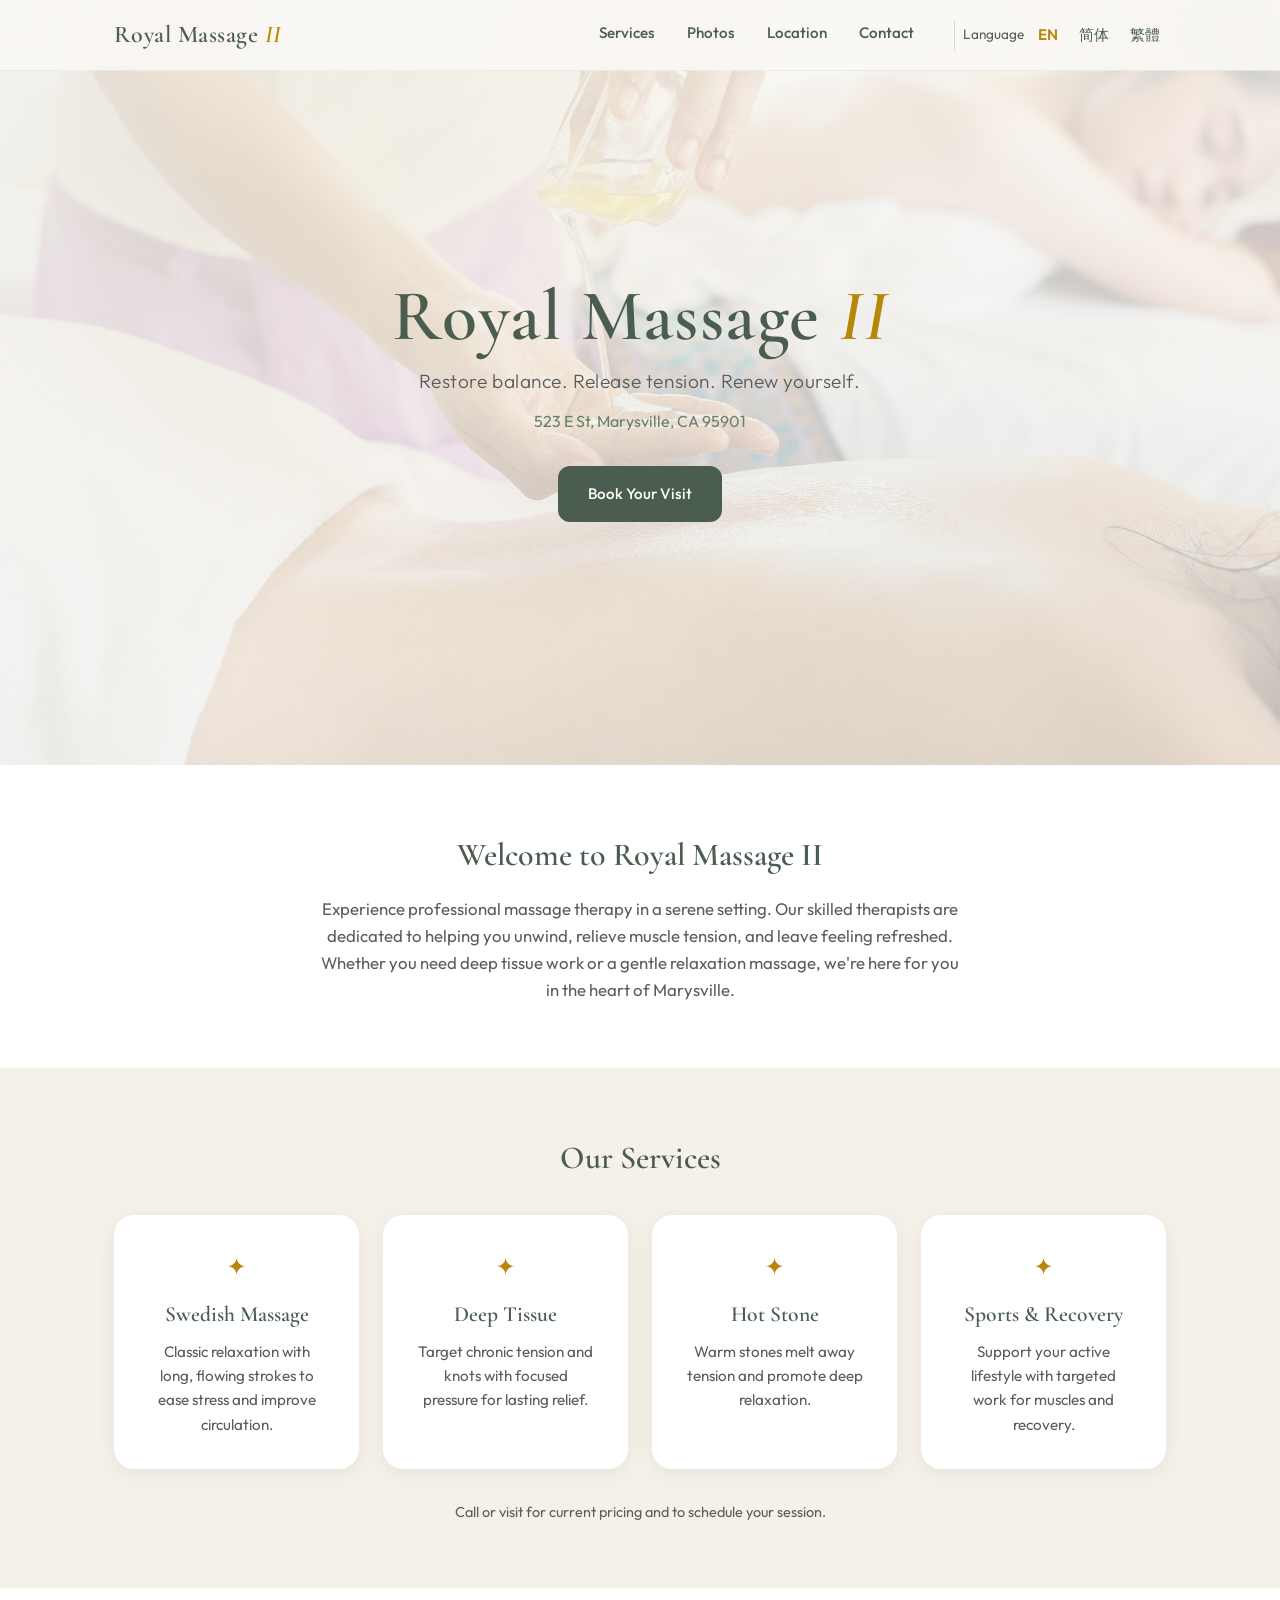
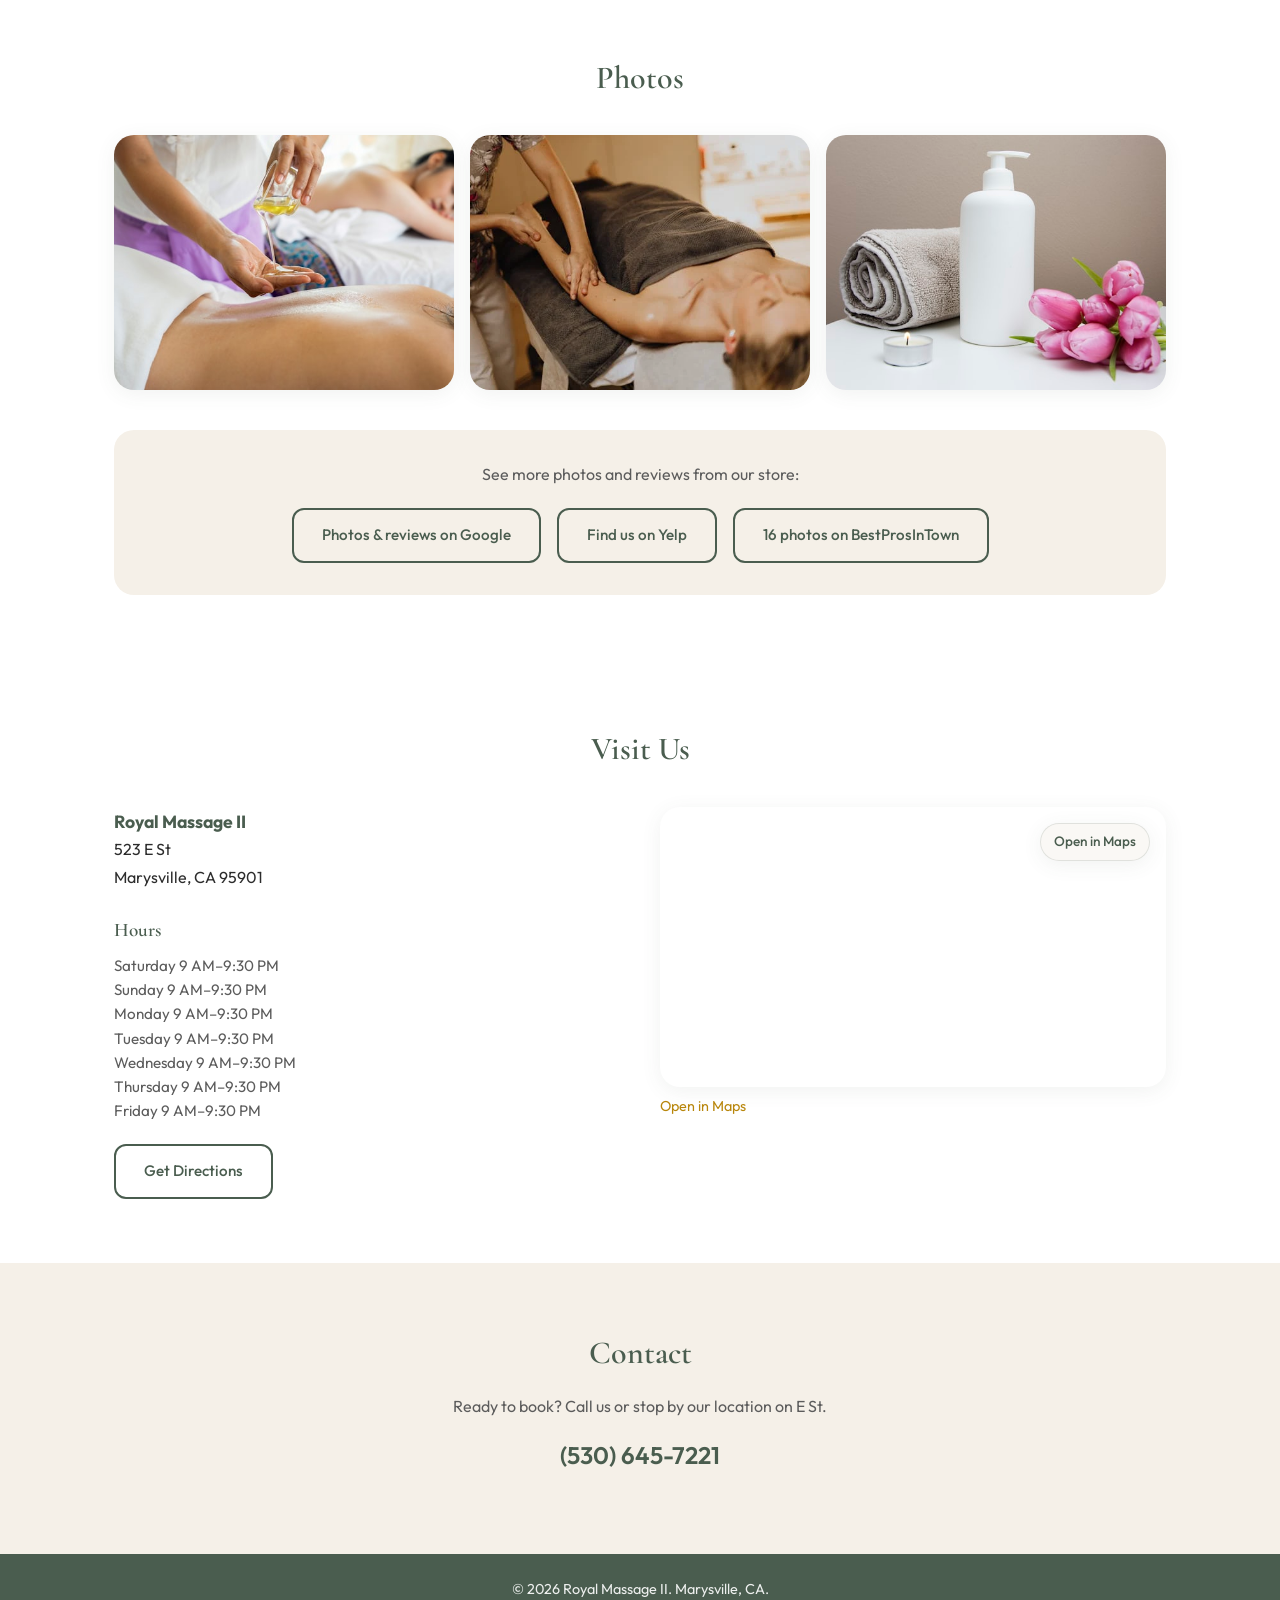
<file: index.html>
<!DOCTYPE html>
<html lang="en" id="html-lang">
<head>
  <meta charset="UTF-8" />
  <meta name="viewport" content="width=device-width, initial-scale=1.0" />
  <title>Royal Massage II | Marysville, CA</title>
  <meta name="description" content="Professional massage therapy in Marysville, CA. Swedish, deep tissue, hot stone &amp; sports massage at Royal Massage II, 523 E St. Book (530) 645-7221." />
  <meta name="keywords" content="massage Marysville CA, Royal Massage II, Swedish massage, deep tissue, hot stone massage, 523 E St, Yuba County" />
  <link rel="canonical" href="https://royalmassageii.com/" />
  <!-- Open Graph / Facebook -->
  <meta property="og:type" content="website" />
  <meta property="og:title" content="Royal Massage II | Marysville, CA" />
  <meta property="og:description" content="Professional massage therapy in Marysville, CA. Swedish, deep tissue, hot stone &amp; sports massage. Book (530) 645-7221." />
  <meta property="og:url" content="https://royalmassageii.com/" />
  <meta property="og:image" content="https://royalmassageii.com/images/hero.jpg" />
  <meta property="og:locale" content="en_US" />
  <!-- Twitter Card -->
  <meta name="twitter:card" content="summary_large_image" />
  <meta name="twitter:title" content="Royal Massage II | Marysville, CA" />
  <meta name="twitter:description" content="Professional massage therapy in Marysville, CA. Book (530) 645-7221." />
  <link rel="icon" type="image/png" sizes="32x32" href="favicon-32x32.png?v=2" />
  <link rel="shortcut icon" type="image/png" href="favicon-32x32.png?v=2" />
  <link rel="apple-touch-icon" sizes="180x180" href="apple-touch-icon.png?v=2" />
  <link rel="preconnect" href="https://fonts.googleapis.com" />
  <link rel="preconnect" href="https://fonts.gstatic.com" crossorigin />
  <link href="https://fonts.googleapis.com/css2?family=Cormorant+Garamond:ital,wght@0,400;0,600;1,400&family=Outfit:wght@300;400;500;600&display=swap" rel="stylesheet" />
  <link rel="stylesheet" href="styles.css" />
  <script type="application/ld+json">
  {
    "@context": "https://schema.org",
    "@type": "MassageTherapy",
    "name": "Royal Massage II",
    "description": "Professional massage therapy in Marysville, CA. Swedish, deep tissue, hot stone and sports massage.",
    "url": "https://royalmassageii.com/",
    "telephone": "+1-530-645-7221",
    "address": {
      "@type": "PostalAddress",
      "streetAddress": "523 E St",
      "addressLocality": "Marysville",
      "addressRegion": "CA",
      "postalCode": "95901"
    },
    "geo": {
      "@type": "GeoCoordinates",
      "latitude": 39.1409775,
      "longitude": -121.5904281
    },
    "openingHoursSpecification": [
      { "@type": "OpeningHoursSpecification", "dayOfWeek": ["Saturday", "Sunday", "Monday", "Tuesday", "Wednesday", "Thursday", "Friday"], "opens": "09:00", "closes": "21:30" }
    ],
    "priceRange": "$$",
    "image": ["https://royalmassageii.com/images/hero.jpg", "https://royalmassageii.com/images/gallery-1.jpg", "https://royalmassageii.com/images/gallery-2.jpg", "https://royalmassageii.com/images/gallery-3.jpg"],
    "sameAs": [
      "https://www.google.com/maps/place/Royal+Massage+Ⅱ/@39.1409816,-121.5952936,17z",
      "https://www.yelp.com/biz/royal-massage-ii-marysville",
      "https://www.bestprosintown.com/ca/marysville/royal-massage-/"
    ]
  }
  </script>
</head>
<body>
  <header class="header">
    <nav class="nav">
      <a href="#" class="logo">Royal Massage <span class="logo-accent">II</span></a>
      <ul class="nav-links">
        <li><a href="#services" data-i18n="nav.services">Services</a></li>
        <li><a href="#photos" data-i18n="nav.photos">Photos</a></li>
        <li><a href="#location" data-i18n="nav.location">Location</a></li>
        <li><a href="#contact" data-i18n="nav.contact">Contact</a></li>
        <li class="lang-switcher">
          <span class="lang-label" data-i18n="lang.label">Language</span>
          <a href="#" class="lang-opt active" data-lang="en">EN</a>
          <a href="#" class="lang-opt" data-lang="zh-Hans">简体</a>
          <a href="#" class="lang-opt" data-lang="zh-Hant">繁體</a>
        </li>
      </ul>
      <button class="nav-toggle" aria-label="Toggle menu">
        <span></span>
        <span></span>
        <span></span>
      </button>
    </nav>
  </header>

  <main>
    <section class="hero">
      <div class="hero-bg" style="background-image: linear-gradient(160deg, rgba(250,248,245,0.88) 0%, rgba(250,248,245,0.75) 100%), url('images/hero.jpg'); background-size: cover; background-position: center;"></div>
      <div class="hero-content">
        <h1>Royal Massage <span class="hero-accent">II</span></h1>
        <p class="hero-tagline" data-i18n="hero.tagline">Restore balance. Release tension. Renew yourself.</p>
        <p class="hero-address">523 E St, Marysville, CA 95901</p>
        <a href="#contact" class="btn btn-primary" data-i18n="hero.book">Book Your Visit</a>
      </div>
    </section>

    <section class="intro">
      <div class="container">
        <h2 data-i18n="intro.title">Welcome to Royal Massage II</h2>
        <p class="intro-text" data-i18n="intro.text">Experience professional massage therapy in a serene setting. Our skilled therapists are dedicated to helping you unwind, relieve muscle tension, and leave feeling refreshed. Whether you need deep tissue work or a gentle relaxation massage, we're here for you in the heart of Marysville.</p>
      </div>
    </section>

    <section id="services" class="services">
      <div class="container">
        <h2 data-i18n="services.title">Our Services</h2>
        <div class="services-grid">
          <article class="service-card">
            <div class="service-icon">✦</div>
            <h3 data-i18n="services.swedishName">Swedish Massage</h3>
            <p data-i18n="services.swedishDesc">Classic relaxation with long, flowing strokes to ease stress and improve circulation.</p>
          </article>
          <article class="service-card">
            <div class="service-icon">✦</div>
            <h3 data-i18n="services.deepName">Deep Tissue</h3>
            <p data-i18n="services.deepDesc">Target chronic tension and knots with focused pressure for lasting relief.</p>
          </article>
          <article class="service-card">
            <div class="service-icon">✦</div>
            <h3 data-i18n="services.hotStoneName">Hot Stone</h3>
            <p data-i18n="services.hotStoneDesc">Warm stones melt away tension and promote deep relaxation.</p>
          </article>
          <article class="service-card">
            <div class="service-icon">✦</div>
            <h3 data-i18n="services.sportsName">Sports & Recovery</h3>
            <p data-i18n="services.sportsDesc">Support your active lifestyle with targeted work for muscles and recovery.</p>
          </article>
        </div>
        <p class="services-note" data-i18n="services.note">Call or visit for current pricing and to schedule your session.</p>
      </div>
    </section>

    <section id="photos" class="photos">
      <div class="container">
        <h2 data-i18n="photos.title">Photos</h2>
        <div class="photos-grid">
          <div class="photo-item"><img src="images/gallery-1.jpg" alt="Relaxation massage at Royal Massage II, Marysville" loading="lazy" width="600" height="400" /></div>
          <div class="photo-item"><img src="images/gallery-2.jpg" alt="Professional massage therapy session, Marysville CA" loading="lazy" width="600" height="400" /></div>
          <div class="photo-item"><img src="images/gallery-3.jpg" alt="Spa and wellness interior at Royal Massage II" loading="lazy" width="600" height="400" /></div>
        </div>
        <div class="photos-from-reviews">
          <p data-i18n="photos.seeMore">See more photos and reviews from our store:</p>
          <div class="photos-links">
            <a href="https://www.google.com/maps/place/Royal+Massage+Ⅱ/@39.1409816,-121.5952936,17z/data=!3m1!4b1!4m6!3m5!1s0x809b53af52debb77:0x4c30c3e8e95d153e!8m2!3d39.1409775!4d-121.5904281!16s%2Fg%2F11fvsm4vqm?entry=ttu" target="_blank" rel="noopener noreferrer" class="btn btn-outline" data-i18n="photos.google">Photos &amp; reviews on Google</a>
            <a href="https://www.yelp.com/biz/royal-massage-ii-marysville?osq=Royal+Massage+II" target="_blank" rel="noopener noreferrer" class="btn btn-outline" data-i18n="photos.yelp">Find us on Yelp</a>
            <a href="https://www.bestprosintown.com/ca/marysville/royal-massage-/photos/" target="_blank" rel="noopener noreferrer" class="btn btn-outline" data-i18n="photos.bestpros">16 photos on BestProsInTown</a>
          </div>
        </div>
      </div>
    </section>

    <section id="location" class="location">
      <div class="container">
        <h2 data-i18n="location.title">Visit Us</h2>
        <div class="location-content">
          <div class="location-info">
            <address>
              <strong>Royal Massage II</strong><br />
              523 E St<br />
              Marysville, CA 95901
            </address>
            <div class="hours">
              <h3 data-i18n="location.hoursTitle">Hours</h3>
              <p data-i18n-html="location.hours">
                Saturday 9 AM–9:30 PM<br />
                Sunday 9 AM–9:30 PM<br />
                Monday 9 AM–9:30 PM<br />
                Tuesday 9 AM–9:30 PM<br />
                Wednesday 9 AM–9:30 PM<br />
                Thursday 9 AM–9:30 PM<br />
                Friday 9 AM–9:30 PM
              </p>
            </div>
            <a href="https://www.google.com/maps/place/Royal+Massage+Ⅱ/@39.1409816,-121.5952936,17z/data=!3m1!4b1!4m6!3m5!1s0x809b53af52debb77:0x4c30c3e8e95d153e!8m2!3d39.1409775!4d-121.5904281!16s%2Fg%2F11fvsm4vqm?entry=ttu" target="_blank" rel="noopener noreferrer" class="btn btn-outline" data-i18n="location.directions">Get Directions</a>
          </div>
          <div class="map-embed">
            <a
              href="https://www.google.com/maps/place/Royal+Massage+Ⅱ/@39.1409816,-121.5952936,17z/data=!3m1!4b1!4m6!3m5!1s0x809b53af52debb77:0x4c30c3e8e95d153e!8m2!3d39.1409775!4d-121.5904281!16s%2Fg%2F11fvsm4vqm?entry=ttu"
              target="_blank"
              rel="noopener noreferrer"
              class="map-overlay-link"
              aria-label="Open Royal Massage II in Google Maps"
            >
              <span class="map-overlay-text" data-i18n="location.openMap">Open in Maps</span>
            </a>
            <iframe
              src="https://www.google.com/maps?q=523+E+St,Marysville,CA+95901&output=embed"
              width="100%"
              height="280"
              style="border:0;"
              allowfullscreen=""
              loading="lazy"
              referrerpolicy="no-referrer-when-downgrade"
              title="Royal Massage II location"
            ></iframe>
            <p class="map-fallback"><a href="https://www.google.com/maps/place/Royal+Massage+Ⅱ/@39.1409816,-121.5952936,17z/data=!3m1!4b1!4m6!3m5!1s0x809b53af52debb77:0x4c30c3e8e95d153e!8m2!3d39.1409775!4d-121.5904281!16s%2Fg%2F11fvsm4vqm?entry=ttu" target="_blank" rel="noopener noreferrer" data-i18n="location.openMap">Open in Maps</a></p>
          </div>
        </div>
      </div>
    </section>

    <section id="contact" class="contact">
      <div class="container">
        <h2 data-i18n="contact.title">Contact</h2>
        <div class="contact-content">
          <p data-i18n="contact.text">Ready to book? Call us or stop by our location on E St.</p>
          <a href="tel:+15306457221" class="contact-phone">(530) 645-7221</a>
        </div>
      </div>
    </section>
  </main>

  <footer class="footer">
    <div class="container">
      <p>© <span id="year"></span> <span data-i18n="footer">Royal Massage II. Marysville, CA.</span></p>
    </div>
  </footer>

  <script src="translations.js"></script>
  <script>
    (function() {
      var LANG_KEY = 'royal-massage-lang';
      var langMap = { en: 'en', 'zh-Hans': 'zh-Hans', 'zh-Hant': 'zh-Hant' };

      function get(obj, path) {
        return path.split('.').reduce(function(o, k) { return o && o[k]; }, obj);
      }

      function applyLang(lang) {
        var t = translations[lang];
        if (!t) return;
        document.documentElement.lang = lang === 'zh-Hans' ? 'zh-Hans' : lang === 'zh-Hant' ? 'zh-Hant' : 'en';
        document.querySelectorAll('[data-i18n]').forEach(function(el) {
          var val = get(t, el.getAttribute('data-i18n'));
          if (val != null) el.textContent = val;
        });
        document.querySelectorAll('[data-i18n-html]').forEach(function(el) {
          var val = get(t, el.getAttribute('data-i18n-html'));
          if (val != null) el.innerHTML = val;
        });
        document.querySelectorAll('.lang-opt').forEach(function(a) {
          a.classList.toggle('active', a.getAttribute('data-lang') === lang);
        });
      }

      function setLang(lang) {
        if (!translations[lang]) return;
        try { localStorage.setItem(LANG_KEY, lang); } catch (e) {}
        applyLang(lang);
      }

      document.getElementById('year').textContent = new Date().getFullYear();

      var saved = '';
      try { saved = localStorage.getItem(LANG_KEY); } catch (e) {}
      if (saved && translations[saved]) applyLang(saved);
      else applyLang('en');

      document.querySelectorAll('.lang-opt').forEach(function(a) {
        a.addEventListener('click', function(e) {
          e.preventDefault();
          setLang(a.getAttribute('data-lang'));
        });
      });

      document.querySelector('.nav-toggle').addEventListener('click', function() {
        document.querySelector('.nav-links').classList.toggle('open');
        this.classList.toggle('open');
      });
      document.querySelectorAll('.nav-links a[href^="#"]').forEach(function(link) {
        link.addEventListener('click', function() {
          document.querySelector('.nav-links').classList.remove('open');
          document.querySelector('.nav-toggle').classList.remove('open');
        });
      });
    })();
  </script>
</body>
</html>
</file>
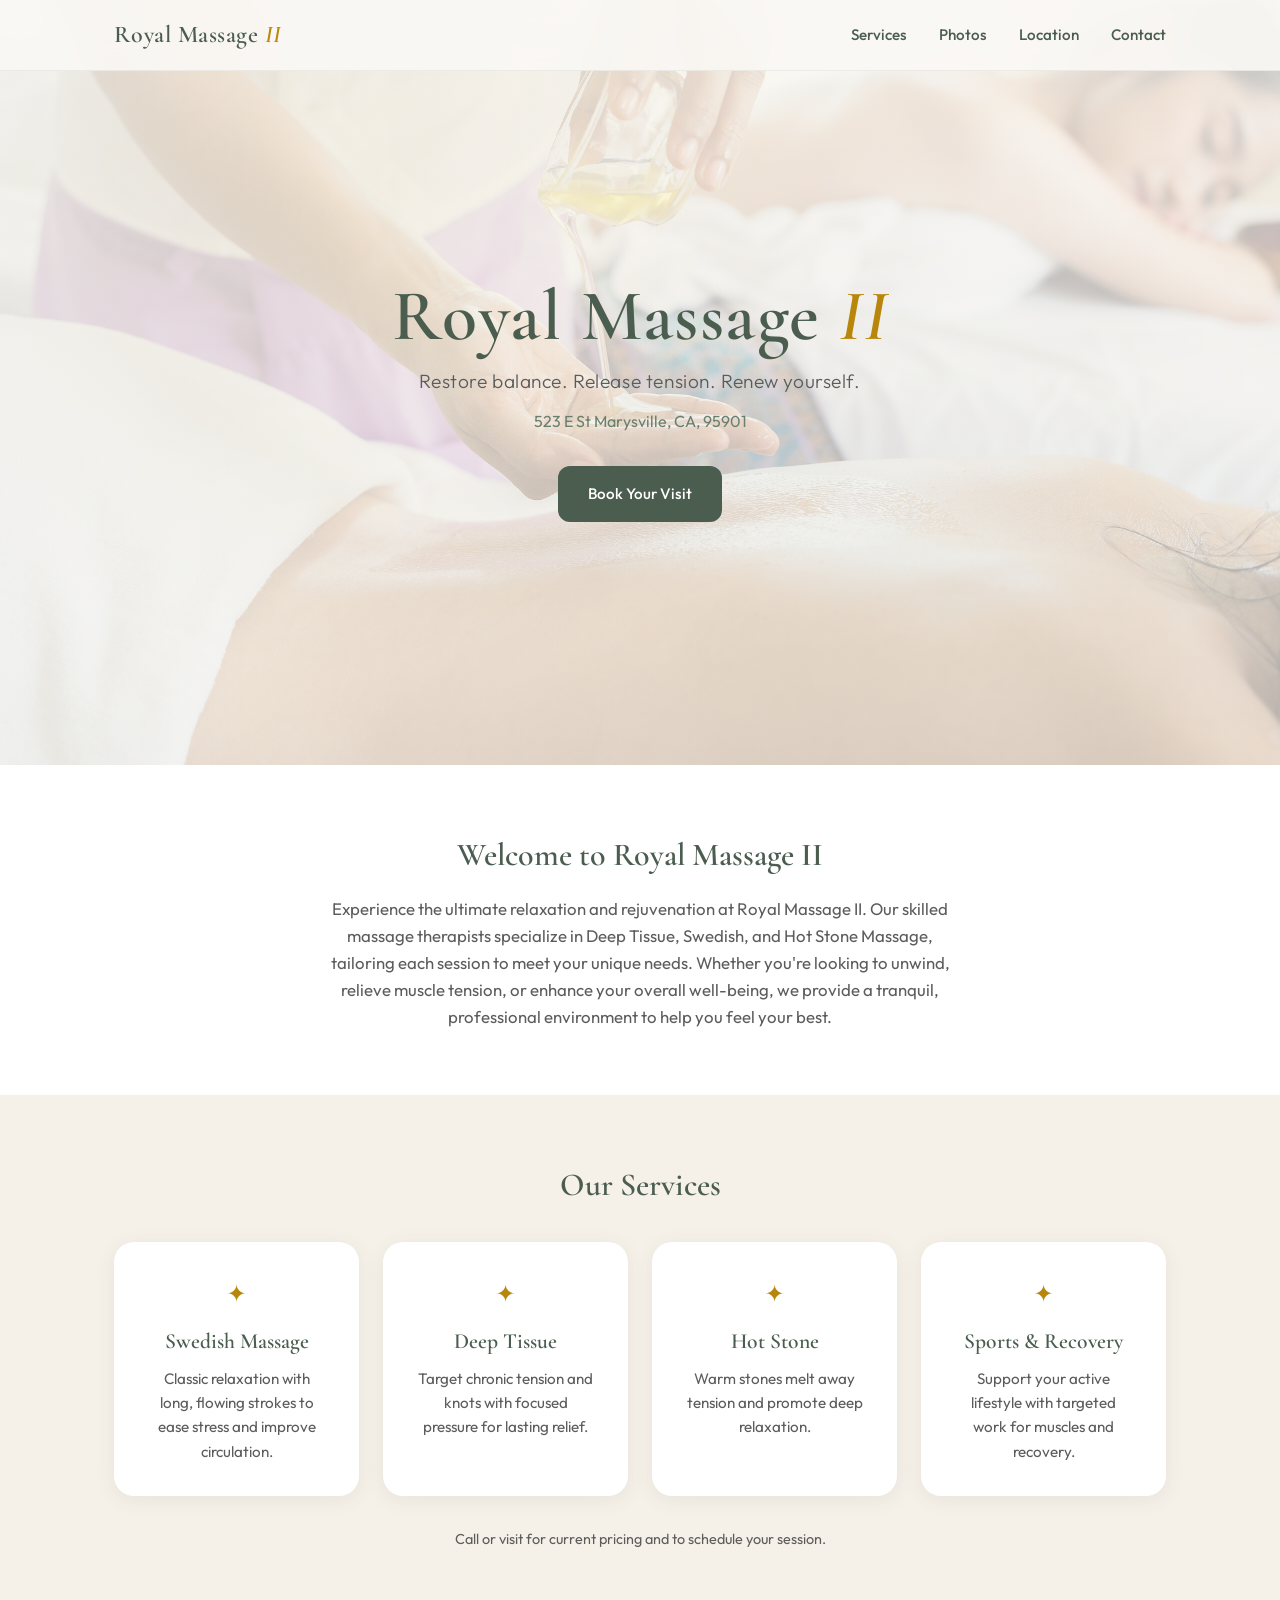
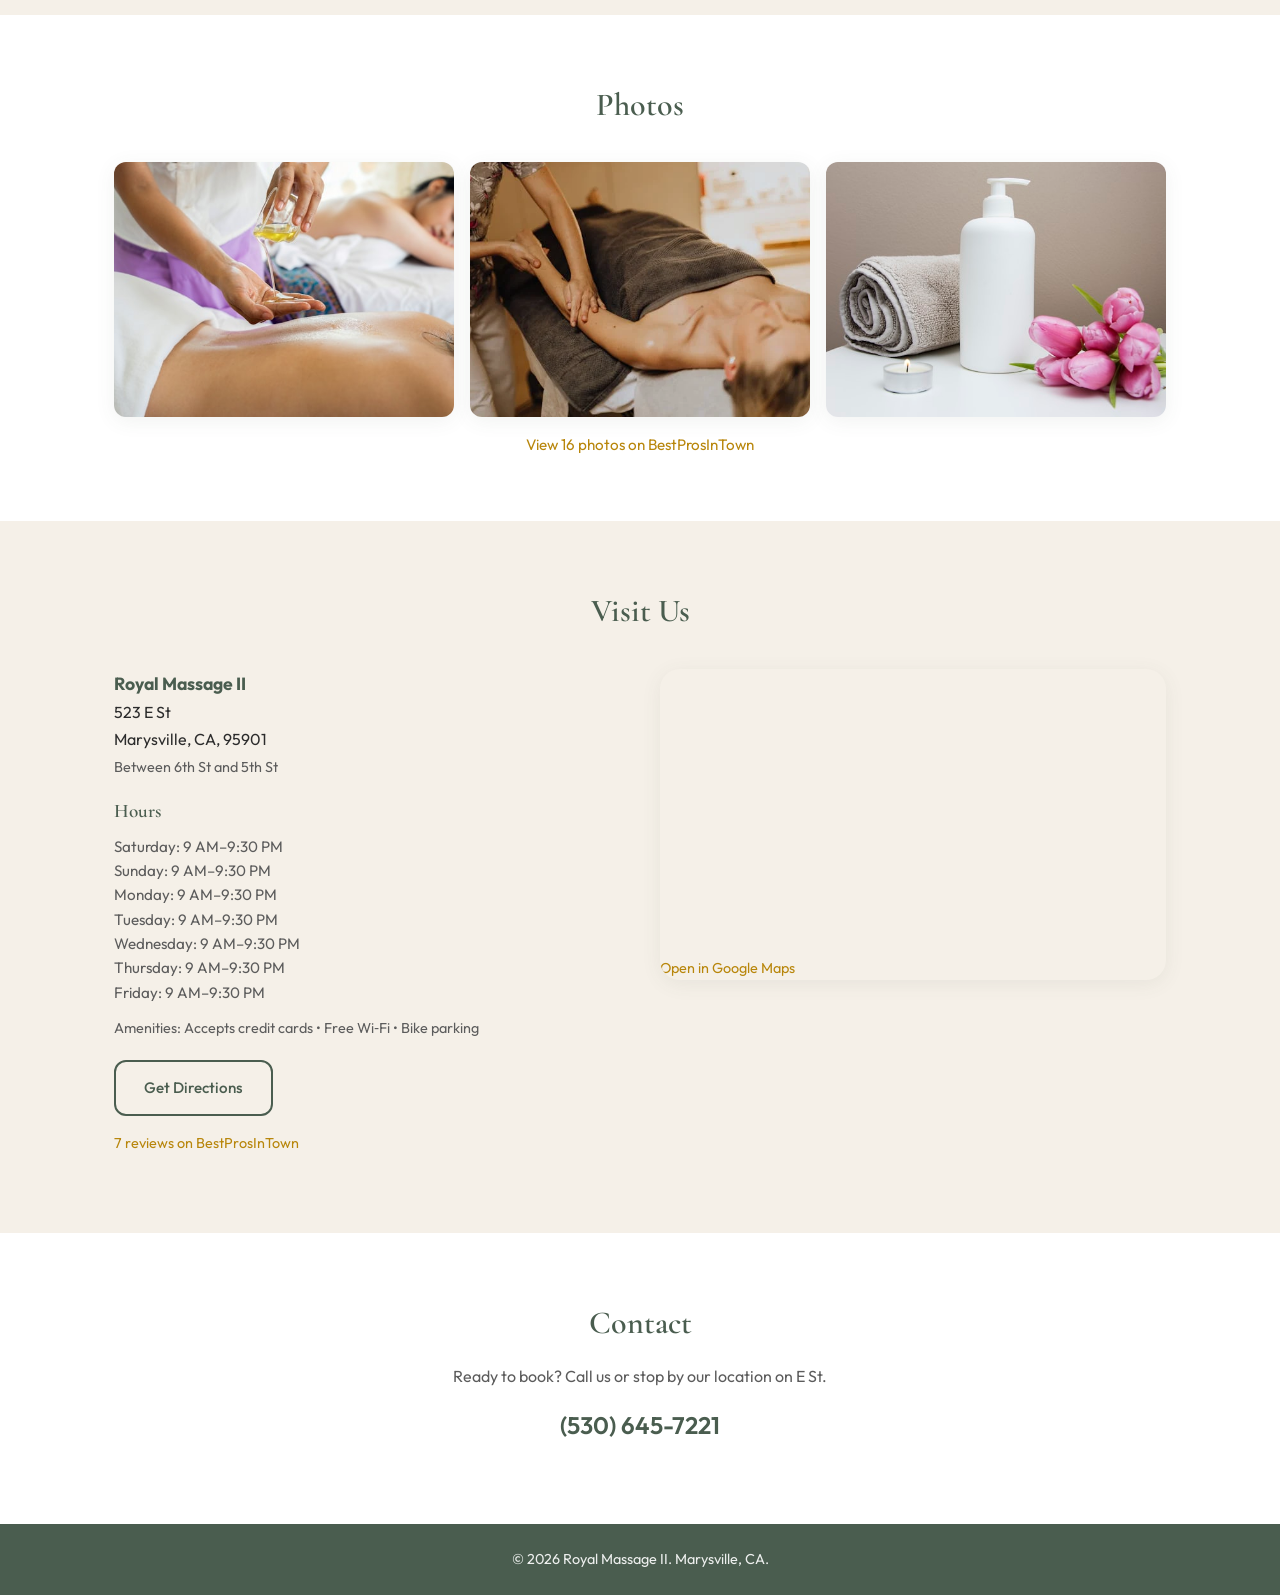
<file: massage-store-template/index.html>
<!DOCTYPE html>
<html lang="en">
<head>
  <meta charset="UTF-8" />
  <meta name="viewport" content="width=device-width, initial-scale=1.0" />
  <title id="page-title">Massage | Your Town</title>
  <meta name="description" id="page-description" content="Professional massage therapy. Relax and rejuvenate." />
  <link rel="preconnect" href="https://fonts.googleapis.com" />
  <link rel="preconnect" href="https://fonts.gstatic.com" crossorigin />
  <link href="https://fonts.googleapis.com/css2?family=Cormorant+Garamond:ital,wght@0,400;0,600;1,400&family=Outfit:wght@300;400;500;600&display=swap" rel="stylesheet" />
  <link rel="stylesheet" href="styles.css" />
</head>
<body>
  <header class="header">
    <nav class="nav">
      <a href="#" class="logo" id="nav-logo">Store Name</a>
      <ul class="nav-links">
        <li><a href="#services">Services</a></li>
        <li><a href="#gallery">Photos</a></li>
        <li><a href="#location">Location</a></li>
        <li><a href="#contact">Contact</a></li>
      </ul>
      <button class="nav-toggle" aria-label="Toggle menu">
        <span></span>
        <span></span>
        <span></span>
      </button>
    </nav>
  </header>

  <main>
    <section class="hero" id="hero">
      <div class="hero-bg" id="hero-bg"></div>
      <div class="hero-content">
        <h1 id="hero-title">Store Name</h1>
        <p class="hero-tagline" id="hero-tagline">Your tagline</p>
        <p class="hero-address" id="hero-address">Address</p>
        <a href="#contact" class="btn btn-primary">Book Your Visit</a>
      </div>
    </section>

    <section class="intro">
      <div class="container">
        <h2 id="intro-title">Welcome</h2>
        <p class="intro-text" id="intro-text"></p>
      </div>
    </section>

    <section id="services" class="services">
      <div class="container">
        <h2>Our Services</h2>
        <div class="services-grid" id="services-grid"></div>
        <p class="services-note">Call or visit for current pricing and to schedule your session.</p>
      </div>
    </section>

    <section id="gallery" class="gallery">
      <div class="container">
        <h2>Photos</h2>
        <div class="gallery-grid" id="gallery-grid"></div>
        <p class="gallery-external" id="gallery-external"></p>
      </div>
    </section>

    <section id="location" class="location">
      <div class="container">
        <h2>Visit Us</h2>
        <div class="location-content">
          <div class="location-info">
            <address id="location-address"></address>
            <div class="hours">
              <h3>Hours</h3>
              <div id="hours-content"></div>
            </div>
            <p class="amenities" id="amenities-list"></p>
            <a href="#" target="_blank" rel="noopener noreferrer" class="btn btn-outline" id="btn-directions">Get Directions</a>
            <p class="reviews-cta" id="reviews-cta"></p>
          </div>
          <div class="map-embed">
            <iframe id="map-iframe" width="100%" height="280" style="border:0;" allowfullscreen="" loading="lazy" referrerpolicy="no-referrer-when-downgrade" title="Store location"></iframe>
            <p class="map-fallback"><a href="#" id="map-link" target="_blank" rel="noopener noreferrer">Open in Google Maps</a></p>
          </div>
        </div>
      </div>
    </section>

    <section id="contact" class="contact">
      <div class="container">
        <h2>Contact</h2>
        <div class="contact-content">
          <p id="contact-text">Ready to book? Call us or stop by.</p>
          <a href="#" id="contact-phone" class="contact-phone"></a>
        </div>
      </div>
    </section>
  </main>

  <footer class="footer">
    <div class="container">
      <p>© <span id="year"></span> <span id="footer-name"></span>. <span id="footer-city"></span>.</p>
    </div>
  </footer>

  <script src="config.js"></script>
  <script>
    const C = STORE_CONFIG;

    function formatAddress() {
      const a = C.address;
      if (!a || !a.street) return C.address ? [C.address.street, C.address.city, C.address.state, C.address.zip].filter(Boolean).join(', ') : '';
      return [a.street, [a.city, a.state, a.zip].filter(Boolean).join(', ')].join('\n');
    }

    function mapQuery() {
      const a = C.address;
      if (!a) return '';
      return [a.street, a.city, a.state, a.zip].filter(Boolean).join(', ');
    }

    // Page title & meta
    document.getElementById('page-title').textContent = (C.name || 'Massage') + ' | ' + (C.address ? C.address.city + ', ' + C.state : '');
    if (C.description) document.getElementById('page-description').content = C.description;

    // Logo & hero
    document.getElementById('nav-logo').innerHTML = (C.name || 'Store Name').replace(/\s+(II|2|III|2nd)$/, ' <span class="logo-accent">$1</span>');
    document.getElementById('hero-title').innerHTML = (C.name || 'Store Name').replace(/\s+(II|2|III|2nd)$/, ' <span class="hero-accent">$1</span>');
    document.getElementById('hero-tagline').textContent = C.tagline || 'Relax and rejuvenate.';
    document.getElementById('hero-address').textContent = formatAddress() || 'Address';
    if (C.heroImageUrl) {
      document.getElementById('hero-bg').style.backgroundImage = 'linear-gradient(160deg, rgba(250,248,245,0.85) 0%, rgba(250,248,245,0.7) 100%), url(' + C.heroImageUrl + ')';
      document.getElementById('hero-bg').style.backgroundSize = 'cover';
      document.getElementById('hero-bg').style.backgroundPosition = 'center';
    }

    // Intro
    document.getElementById('intro-title').textContent = 'Welcome to ' + (C.name || 'Us');
    document.getElementById('intro-text').textContent = C.description || 'Professional massage therapy in a serene setting.';

    // Services
    const servicesGrid = document.getElementById('services-grid');
    if (C.services && C.services.length) {
      C.services.forEach(function(s) {
        const card = document.createElement('article');
        card.className = 'service-card';
        card.innerHTML = '<div class="service-icon">✦</div><h3>' + (s.name || '') + '</h3><p>' + (s.description || '') + '</p>';
        servicesGrid.appendChild(card);
      });
    }

    // Gallery
    const galleryGrid = document.getElementById('gallery-grid');
    const galleryExternal = document.getElementById('gallery-external');
    if (C.galleryImages && C.galleryImages.length) {
      C.galleryImages.forEach(function(url) {
        const wrap = document.createElement('div');
        wrap.className = 'gallery-item';
        wrap.innerHTML = '<img src="' + url + '" alt="" loading="lazy" />';
        galleryGrid.appendChild(wrap);
      });
    }
    if (C.photosGalleryUrl && C.photosGalleryLabel) {
      galleryExternal.innerHTML = '<a href="' + C.photosGalleryUrl + '" target="_blank" rel="noopener noreferrer">' + C.photosGalleryLabel + '</a>';
    }
    var gallerySection = document.querySelector('.gallery');
    if (!C.galleryImages?.length && !C.photosGalleryUrl) {
      if (gallerySection) gallerySection.style.display = 'none';
      var photoLink = document.querySelector('.nav-links a[href="#gallery"]');
      if (photoLink && photoLink.parentElement) photoLink.parentElement.style.display = 'none';
    }

    // Location
    const addr = C.address;
    const addrHtml = addr ? '<strong>' + (C.name || '') + '</strong><br/>' + (addr.street || '') + '<br/>' + [addr.city, addr.state, addr.zip].filter(Boolean).join(', ') + (C.crossStreets ? '<br/><span class="cross-streets">' + C.crossStreets + '</span>' : '') : '';
    document.getElementById('location-address').innerHTML = addrHtml;

    const hoursEl = document.getElementById('hours-content');
    if (C.hours) {
      if (Array.isArray(C.hours)) {
        hoursEl.innerHTML = '<p>' + C.hours.join('<br/>') + '</p>';
      } else {
        hoursEl.innerHTML = '<p>' + C.hours + '</p>';
      }
    } else {
      hoursEl.innerHTML = '<p>Please call for current hours and appointments.</p>';
    }

    if (C.amenities && C.amenities.length) {
      document.getElementById('amenities-list').innerHTML = 'Amenities: ' + C.amenities.join(' • ');
      document.getElementById('amenities-list').style.display = 'block';
    } else {
      document.getElementById('amenities-list').style.display = 'none';
    }

    const mapsQ = mapQuery();
    const mapsUrl = (C.links && C.links.googleMaps) || 'https://www.google.com/maps/search/' + encodeURIComponent(mapsQ);
    document.getElementById('btn-directions').href = mapsUrl;
    document.getElementById('map-link').href = mapsUrl;
    document.getElementById('map-iframe').src = 'https://www.google.com/maps?q=' + encodeURIComponent(mapsQ) + '&output=embed';
    document.getElementById('map-iframe').title = (C.name || 'Store') + ' location';

    if (C.reviewCount && C.reviewSiteName && C.reviewSiteUrl) {
      document.getElementById('reviews-cta').innerHTML = '<a href="' + C.reviewSiteUrl + '" target="_blank" rel="noopener noreferrer">' + C.reviewCount + ' reviews on ' + C.reviewSiteName + '</a>';
      document.getElementById('reviews-cta').style.display = 'block';
    } else {
      document.getElementById('reviews-cta').style.display = 'none';
    }

    // Contact
    document.getElementById('contact-text').textContent = C.crossStreets ? 'Ready to book? Call us or stop by our location on ' + (C.address && C.address.street ? C.address.street.replace(/\d+\s+/, '') : '') + '.' : 'Ready to book? Call us or stop by.';
    const phone = C.phone || '';
    const phoneLink = document.getElementById('contact-phone');
    phoneLink.href = 'tel:+1' + phone.replace(/\D/g, '');
    phoneLink.textContent = phone || '(530) 555-1234';

    // Footer
    document.getElementById('footer-name').textContent = C.name || 'Massage';
    document.getElementById('footer-city').textContent = C.address ? C.address.city + ', ' + C.address.state : '';

    document.getElementById('year').textContent = new Date().getFullYear();

    document.querySelector('.nav-toggle').addEventListener('click', function() {
      document.querySelector('.nav-links').classList.toggle('open');
      this.classList.toggle('open');
    });
    document.querySelectorAll('.nav-links a').forEach(function(link) {
      link.addEventListener('click', function() {
        document.querySelector('.nav-links').classList.remove('open');
        document.querySelector('.nav-toggle').classList.remove('open');
      });
    });
  </script>
</body>
</html>
</file>
<file: styles.css>
/* Royal Massage II — Calming spa aesthetic */

:root {
  --color-bg: #faf8f5;
  --color-bg-warm: #f5f0e8;
  --color-sage: #4a5d4f;
  --color-sage-light: #6b7f6e;
  --color-gold: #b8860b;
  --color-gold-soft: #d4a84b;
  --color-text: #2c2c2c;
  --color-text-muted: #5c5c5c;
  --font-display: 'Cormorant Garamond', Georgia, serif;
  --font-body: 'Outfit', system-ui, sans-serif;
  --shadow-soft: 0 4px 20px rgba(74, 93, 79, 0.08);
  --shadow-card: 0 8px 32px rgba(74, 93, 79, 0.12);
  --radius: 12px;
  --radius-lg: 20px;
}

*,
*::before,
*::after {
  box-sizing: border-box;
}

html {
  scroll-behavior: smooth;
}

body {
  margin: 0;
  font-family: var(--font-body);
  font-weight: 400;
  color: var(--color-text);
  background: var(--color-bg);
  line-height: 1.6;
}

.container {
  width: 100%;
  max-width: 1100px;
  margin: 0 auto;
  padding: 0 1.5rem;
}

/* Header */
.header {
  position: fixed;
  top: 0;
  left: 0;
  right: 0;
  z-index: 100;
  background: rgba(250, 248, 245, 0.92);
  backdrop-filter: blur(12px);
  border-bottom: 1px solid rgba(74, 93, 79, 0.08);
}

.nav {
  max-width: 1100px;
  margin: 0 auto;
  padding: 1rem 1.5rem;
  display: flex;
  align-items: center;
  justify-content: space-between;
}

.logo {
  font-family: var(--font-display);
  font-size: 1.5rem;
  font-weight: 600;
  color: var(--color-sage);
  text-decoration: none;
  letter-spacing: 0.02em;
}

.logo-accent {
  color: var(--color-gold);
  font-style: italic;
}

.nav-links {
  display: flex;
  list-style: none;
  margin: 0;
  padding: 0;
  gap: 2rem;
}

.nav-links a {
  color: var(--color-sage);
  text-decoration: none;
  font-weight: 500;
  font-size: 0.95rem;
  transition: color 0.2s ease;
}

.nav-links a:hover {
  color: var(--color-gold);
}

.lang-switcher {
  display: flex;
  align-items: center;
  gap: 0.5rem;
  padding-left: 0.5rem;
  margin-left: 0.5rem;
  border-left: 1px solid rgba(74, 93, 79, 0.2);
}

.lang-label {
  font-size: 0.85rem;
  color: var(--color-text-muted);
  font-weight: 400;
}

.lang-opt {
  font-size: 0.85rem;
  color: var(--color-sage-light);
  text-decoration: none;
  padding: 0.2rem 0.4rem;
  border-radius: 4px;
  transition: color 0.2s ease, background 0.2s ease;
}

.lang-opt:hover {
  color: var(--color-sage);
}

.lang-opt.active {
  color: var(--color-gold);
  font-weight: 600;
}

.nav-toggle {
  display: none;
  flex-direction: column;
  gap: 5px;
  background: none;
  border: none;
  cursor: pointer;
  padding: 0.5rem;
}

.nav-toggle span {
  width: 24px;
  height: 2px;
  background: var(--color-sage);
  transition: transform 0.3s ease, opacity 0.3s ease;
}

/* Hero */
.hero {
  position: relative;
  min-height: 85vh;
  display: flex;
  align-items: center;
  justify-content: center;
  text-align: center;
  padding: 6rem 1.5rem 4rem;
  overflow: hidden;
}

.hero-bg {
  position: absolute;
  inset: 0;
  background: linear-gradient(160deg, var(--color-bg-warm) 0%, rgba(74, 93, 79, 0.06) 50%, var(--color-bg) 100%);
}

.hero-bg::before {
  content: '';
  position: absolute;
  inset: 0;
  background-image: radial-gradient(circle at 30% 20%, rgba(184, 134, 11, 0.06) 0%, transparent 50%),
                    radial-gradient(circle at 70% 80%, rgba(74, 93, 79, 0.05) 0%, transparent 45%);
  pointer-events: none;
}

.hero-content {
  position: relative;
  z-index: 1;
}

.hero h1 {
  font-family: var(--font-display);
  font-size: clamp(2.5rem, 8vw, 4.5rem);
  font-weight: 600;
  color: var(--color-sage);
  margin: 0 0 0.5rem;
  letter-spacing: 0.02em;
  line-height: 1.15;
}

.hero-accent {
  color: var(--color-gold);
  font-style: italic;
}

.hero-tagline {
  font-size: 1.2rem;
  color: var(--color-text-muted);
  font-weight: 300;
  margin: 0 0 0.75rem;
  letter-spacing: 0.03em;
}

.hero-address {
  font-size: 1rem;
  color: var(--color-sage-light);
  margin: 0 0 2rem;
}

.btn {
  display: inline-block;
  padding: 0.85rem 1.75rem;
  font-family: var(--font-body);
  font-size: 0.95rem;
  font-weight: 500;
  text-decoration: none;
  border-radius: var(--radius);
  transition: background 0.2s ease, color 0.2s ease, transform 0.2s ease;
  cursor: pointer;
  border: 2px solid transparent;
}

.btn-primary {
  background: var(--color-sage);
  color: #fff;
}

.btn-primary:hover {
  background: var(--color-sage-light);
  transform: translateY(-1px);
}

.btn-outline {
  color: var(--color-sage);
  border-color: var(--color-sage);
  background: transparent;
}

.btn-outline:hover {
  background: var(--color-sage);
  color: #fff;
  transform: translateY(-1px);
}

/* Intro */
.intro {
  padding: 4rem 0;
  background: #fff;
}

.intro h2 {
  font-family: var(--font-display);
  font-size: 2rem;
  font-weight: 600;
  color: var(--color-sage);
  margin: 0 0 1rem;
  text-align: center;
}

.intro-text {
  max-width: 640px;
  margin: 0 auto;
  text-align: center;
  color: var(--color-text-muted);
  font-size: 1.05rem;
}

/* Services */
.services {
  padding: 4rem 0;
  background: var(--color-bg-warm);
}

.services h2 {
  font-family: var(--font-display);
  font-size: 2rem;
  font-weight: 600;
  color: var(--color-sage);
  margin: 0 0 2rem;
  text-align: center;
}

.services-grid {
  display: grid;
  grid-template-columns: repeat(auto-fit, minmax(240px, 1fr));
  gap: 1.5rem;
  margin-bottom: 2rem;
}

.service-card {
  background: #fff;
  padding: 2rem;
  border-radius: var(--radius-lg);
  box-shadow: var(--shadow-soft);
  transition: box-shadow 0.3s ease, transform 0.3s ease;
  text-align: center;
}

.service-card:hover {
  box-shadow: var(--shadow-card);
  transform: translateY(-4px);
}

.service-icon {
  font-size: 1.5rem;
  color: var(--color-gold);
  margin-bottom: 0.75rem;
}

.service-card h3 {
  font-family: var(--font-display);
  font-size: 1.35rem;
  font-weight: 600;
  color: var(--color-sage);
  margin: 0 0 0.5rem;
}

.service-card p {
  margin: 0;
  color: var(--color-text-muted);
  font-size: 0.95rem;
}

.services-note {
  text-align: center;
  color: var(--color-text-muted);
  font-size: 0.9rem;
  margin: 0;
}

/* Photos */
.photos {
  padding: 4rem 0;
  background: #fff;
}

.photos h2 {
  font-family: var(--font-display);
  font-size: 2rem;
  font-weight: 600;
  color: var(--color-sage);
  margin: 0 0 2rem;
  text-align: center;
}

.photos-grid {
  display: grid;
  grid-template-columns: repeat(auto-fit, minmax(260px, 1fr));
  gap: 1rem;
  margin-bottom: 2.5rem;
}

.photo-item {
  border-radius: var(--radius-lg);
  overflow: hidden;
  box-shadow: var(--shadow-soft);
  aspect-ratio: 4/3;
}

.photo-item img {
  width: 100%;
  height: 100%;
  object-fit: cover;
  display: block;
  transition: transform 0.4s ease;
}

.photo-item:hover img {
  transform: scale(1.05);
}

.photos-from-reviews {
  text-align: center;
  padding: 2rem;
  background: var(--color-bg-warm);
  border-radius: var(--radius-lg);
}

.photos-from-reviews p {
  margin: 0 0 1.25rem;
  color: var(--color-text-muted);
  font-size: 1rem;
}

.photos-links {
  display: flex;
  flex-wrap: wrap;
  gap: 1rem;
  justify-content: center;
}

.photos-links .btn {
  margin: 0;
}

/* Location */
.location {
  padding: 4rem 0;
  background: #fff;
}

.location h2 {
  font-family: var(--font-display);
  font-size: 2rem;
  font-weight: 600;
  color: var(--color-sage);
  margin: 0 0 2rem;
  text-align: center;
}

.location-content {
  display: grid;
  grid-template-columns: 1fr 1fr;
  gap: 2.5rem;
  align-items: start;
}

.location-info address {
  font-style: normal;
  color: var(--color-text);
  margin-bottom: 1.5rem;
  line-height: 1.7;
}

.location-info address strong {
  color: var(--color-sage);
  font-size: 1.1rem;
}

.hours h3 {
  font-family: var(--font-display);
  font-size: 1.2rem;
  font-weight: 600;
  color: var(--color-sage);
  margin: 0 0 0.5rem;
}

.hours p {
  margin: 0 0 1.25rem;
  color: var(--color-text-muted);
  font-size: 0.95rem;
}

.map-embed {
  position: relative;
}

.map-overlay-link {
  position: absolute;
  top: 0;
  left: 0;
  right: 0;
  height: 280px;
  z-index: 2;
  display: flex;
  align-items: flex-start;
  justify-content: flex-end;
  padding: 1rem;
  text-decoration: none;
}

.map-overlay-text {
  background: rgba(250, 248, 245, 0.94);
  color: var(--color-sage);
  border: 1px solid rgba(74, 93, 79, 0.15);
  border-radius: 999px;
  padding: 0.45rem 0.8rem;
  font-size: 0.85rem;
  font-weight: 500;
  box-shadow: var(--shadow-soft);
}

.map-embed iframe {
  display: block;
  width: 100%;
  min-height: 280px;
  border-radius: var(--radius-lg);
  box-shadow: var(--shadow-soft);
  pointer-events: none;
}

.map-fallback {
  margin: 0.5rem 0 0;
  font-size: 0.9rem;
}

.map-fallback a {
  color: var(--color-gold);
  text-decoration: none;
}

.map-fallback a:hover {
  text-decoration: underline;
}

/* Contact */
.contact {
  padding: 4rem 0;
  background: var(--color-bg-warm);
}

.contact h2 {
  font-family: var(--font-display);
  font-size: 2rem;
  font-weight: 600;
  color: var(--color-sage);
  margin: 0 0 1rem;
  text-align: center;
}

.contact-content {
  text-align: center;
  max-width: 480px;
  margin: 0 auto;
}

.contact-content p {
  color: var(--color-text-muted);
  margin: 0 0 0.5rem;
}

.contact-phone {
  display: inline-block;
  font-size: 1.5rem;
  font-weight: 600;
  color: var(--color-sage);
  text-decoration: none;
  margin: 0.5rem 0 1rem;
  transition: color 0.2s ease;
}

.contact-phone:hover {
  color: var(--color-gold);
}

.contact-note {
  font-size: 0.85rem;
  color: var(--color-text-muted);
  opacity: 0.85;
}

/* Footer */
.footer {
  padding: 1.5rem;
  background: var(--color-sage);
  color: rgba(255, 255, 255, 0.9);
  text-align: center;
  font-size: 0.9rem;
}

.footer p {
  margin: 0;
}

/* Mobile */
@media (max-width: 768px) {
  .nav-toggle {
    display: flex;
  }

  .nav-links {
    position: fixed;
    top: 57px;
    right: 0;
    background: rgba(250, 248, 245, 0.98);
    backdrop-filter: blur(12px);
    flex-direction: column;
    padding: 1.5rem;
    gap: 1rem;
    min-width: 200px;
    border-left: 1px solid rgba(74, 93, 79, 0.1);
    transform: translateX(100%);
    transition: transform 0.3s ease;
  }

  .nav-links.open {
    transform: translateX(0);
  }

  .nav-toggle.open span:nth-child(1) {
    transform: rotate(45deg) translate(5px, 5px);
  }

  .nav-toggle.open span:nth-child(2) {
    opacity: 0;
  }

  .nav-toggle.open span:nth-child(3) {
    transform: rotate(-45deg) translate(5px, -5px);
  }

  .location-content {
    grid-template-columns: 1fr;
  }

  .map-embed {
    order: -1;
  }

  .hero {
    min-height: 80vh;
    padding-top: 5rem;
  }

  .photos-grid {
    grid-template-columns: 1fr;
  }

  .photos-links {
    flex-direction: column;
  }

  .photos-links .btn {
    width: 100%;
    text-align: center;
  }

  .lang-switcher {
    border-left: none;
    margin-left: 0;
    padding-left: 0;
    margin-top: 0.5rem;
    padding-top: 0.75rem;
    border-top: 1px solid rgba(74, 93, 79, 0.15);
  }
}
</file>
<file: massage-store-template/styles.css>
/* Massage store template — calming spa aesthetic */

:root {
  --color-bg: #faf8f5;
  --color-bg-warm: #f5f0e8;
  --color-sage: #4a5d4f;
  --color-sage-light: #6b7f6e;
  --color-gold: #b8860b;
  --color-gold-soft: #d4a84b;
  --color-text: #2c2c2c;
  --color-text-muted: #5c5c5c;
  --font-display: 'Cormorant Garamond', Georgia, serif;
  --font-body: 'Outfit', system-ui, sans-serif;
  --shadow-soft: 0 4px 20px rgba(74, 93, 79, 0.08);
  --shadow-card: 0 8px 32px rgba(74, 93, 79, 0.12);
  --radius: 12px;
  --radius-lg: 20px;
}

*,
*::before,
*::after {
  box-sizing: border-box;
}

html {
  scroll-behavior: smooth;
}

body {
  margin: 0;
  font-family: var(--font-body);
  font-weight: 400;
  color: var(--color-text);
  background: var(--color-bg);
  line-height: 1.6;
}

.container {
  width: 100%;
  max-width: 1100px;
  margin: 0 auto;
  padding: 0 1.5rem;
}

/* Header */
.header {
  position: fixed;
  top: 0;
  left: 0;
  right: 0;
  z-index: 100;
  background: rgba(250, 248, 245, 0.92);
  backdrop-filter: blur(12px);
  border-bottom: 1px solid rgba(74, 93, 79, 0.08);
}

.nav {
  max-width: 1100px;
  margin: 0 auto;
  padding: 1rem 1.5rem;
  display: flex;
  align-items: center;
  justify-content: space-between;
}

.logo {
  font-family: var(--font-display);
  font-size: 1.5rem;
  font-weight: 600;
  color: var(--color-sage);
  text-decoration: none;
  letter-spacing: 0.02em;
}

.logo-accent {
  color: var(--color-gold);
  font-style: italic;
}

.nav-links {
  display: flex;
  list-style: none;
  margin: 0;
  padding: 0;
  gap: 2rem;
}

.nav-links a {
  color: var(--color-sage);
  text-decoration: none;
  font-weight: 500;
  font-size: 0.95rem;
  transition: color 0.2s ease;
}

.nav-links a:hover {
  color: var(--color-gold);
}

.nav-toggle {
  display: none;
  flex-direction: column;
  gap: 5px;
  background: none;
  border: none;
  cursor: pointer;
  padding: 0.5rem;
}

.nav-toggle span {
  width: 24px;
  height: 2px;
  background: var(--color-sage);
  transition: transform 0.3s ease, opacity 0.3s ease;
}

/* Hero */
.hero {
  position: relative;
  min-height: 85vh;
  display: flex;
  align-items: center;
  justify-content: center;
  text-align: center;
  padding: 6rem 1.5rem 4rem;
  overflow: hidden;
}

.hero-bg {
  position: absolute;
  inset: 0;
  background: linear-gradient(160deg, var(--color-bg-warm) 0%, rgba(74, 93, 79, 0.06) 50%, var(--color-bg) 100%);
  background-size: cover;
  background-position: center;
}

.hero-bg::before {
  content: '';
  position: absolute;
  inset: 0;
  background-image: radial-gradient(circle at 30% 20%, rgba(184, 134, 11, 0.06) 0%, transparent 50%),
                    radial-gradient(circle at 70% 80%, rgba(74, 93, 79, 0.05) 0%, transparent 45%);
  pointer-events: none;
}

.hero-content {
  position: relative;
  z-index: 1;
}

.hero h1 {
  font-family: var(--font-display);
  font-size: clamp(2.5rem, 8vw, 4.5rem);
  font-weight: 600;
  color: var(--color-sage);
  margin: 0 0 0.5rem;
  letter-spacing: 0.02em;
  line-height: 1.15;
}

.hero-accent {
  color: var(--color-gold);
  font-style: italic;
}

.hero-tagline {
  font-size: 1.2rem;
  color: var(--color-text-muted);
  font-weight: 300;
  margin: 0 0 0.75rem;
  letter-spacing: 0.03em;
}

.hero-address {
  font-size: 1rem;
  color: var(--color-sage-light);
  margin: 0 0 2rem;
}

.btn {
  display: inline-block;
  padding: 0.85rem 1.75rem;
  font-family: var(--font-body);
  font-size: 0.95rem;
  font-weight: 500;
  text-decoration: none;
  border-radius: var(--radius);
  transition: background 0.2s ease, color 0.2s ease, transform 0.2s ease;
  cursor: pointer;
  border: 2px solid transparent;
}

.btn-primary {
  background: var(--color-sage);
  color: #fff;
}

.btn-primary:hover {
  background: var(--color-sage-light);
  transform: translateY(-1px);
}

.btn-outline {
  color: var(--color-sage);
  border-color: var(--color-sage);
  background: transparent;
}

.btn-outline:hover {
  background: var(--color-sage);
  color: #fff;
  transform: translateY(-1px);
}

/* Intro */
.intro {
  padding: 4rem 0;
  background: #fff;
}

.intro h2 {
  font-family: var(--font-display);
  font-size: 2rem;
  font-weight: 600;
  color: var(--color-sage);
  margin: 0 0 1rem;
  text-align: center;
}

.intro-text {
  max-width: 640px;
  margin: 0 auto;
  text-align: center;
  color: var(--color-text-muted);
  font-size: 1.05rem;
}

/* Services */
.services {
  padding: 4rem 0;
  background: var(--color-bg-warm);
}

.services h2 {
  font-family: var(--font-display);
  font-size: 2rem;
  font-weight: 600;
  color: var(--color-sage);
  margin: 0 0 2rem;
  text-align: center;
}

.services-grid {
  display: grid;
  grid-template-columns: repeat(auto-fit, minmax(240px, 1fr));
  gap: 1.5rem;
  margin-bottom: 2rem;
}

.service-card {
  background: #fff;
  padding: 2rem;
  border-radius: var(--radius-lg);
  box-shadow: var(--shadow-soft);
  transition: box-shadow 0.3s ease, transform 0.3s ease;
  text-align: center;
}

.service-card:hover {
  box-shadow: var(--shadow-card);
  transform: translateY(-4px);
}

.service-icon {
  font-size: 1.5rem;
  color: var(--color-gold);
  margin-bottom: 0.75rem;
}

.service-card h3 {
  font-family: var(--font-display);
  font-size: 1.35rem;
  font-weight: 600;
  color: var(--color-sage);
  margin: 0 0 0.5rem;
}

.service-card p {
  margin: 0;
  color: var(--color-text-muted);
  font-size: 0.95rem;
}

.services-note {
  text-align: center;
  color: var(--color-text-muted);
  font-size: 0.9rem;
  margin: 0;
}

/* Gallery */
.gallery {
  padding: 4rem 0;
  background: #fff;
}

.gallery h2 {
  font-family: var(--font-display);
  font-size: 2rem;
  font-weight: 600;
  color: var(--color-sage);
  margin: 0 0 2rem;
  text-align: center;
}

.gallery-grid {
  display: grid;
  grid-template-columns: repeat(auto-fit, minmax(280px, 1fr));
  gap: 1rem;
  margin-bottom: 1rem;
}

.gallery-item {
  border-radius: var(--radius);
  overflow: hidden;
  box-shadow: var(--shadow-soft);
  aspect-ratio: 4/3;
}

.gallery-item img {
  width: 100%;
  height: 100%;
  object-fit: cover;
  display: block;
}

.gallery-external {
  text-align: center;
  margin: 0;
  font-size: 0.95rem;
}

.gallery-external a {
  color: var(--color-gold);
  text-decoration: none;
}

.gallery-external a:hover {
  text-decoration: underline;
}

/* Location */
.location {
  padding: 4rem 0;
  background: var(--color-bg-warm);
}

.location h2 {
  font-family: var(--font-display);
  font-size: 2rem;
  font-weight: 600;
  color: var(--color-sage);
  margin: 0 0 2rem;
  text-align: center;
}

.location-content {
  display: grid;
  grid-template-columns: 1fr 1fr;
  gap: 2.5rem;
  align-items: start;
}

.location-info address {
  font-style: normal;
  color: var(--color-text);
  margin-bottom: 1rem;
  line-height: 1.7;
}

.location-info address strong {
  color: var(--color-sage);
  font-size: 1.1rem;
}

.location-info .cross-streets {
  font-size: 0.9rem;
  color: var(--color-text-muted);
}

.hours h3 {
  font-family: var(--font-display);
  font-size: 1.2rem;
  font-weight: 600;
  color: var(--color-sage);
  margin: 0 0 0.5rem;
}

.hours p {
  margin: 0 0 0.75rem;
  color: var(--color-text-muted);
  font-size: 0.95rem;
}

.location-info .amenities {
  font-size: 0.9rem;
  color: var(--color-text-muted);
  margin: 0 0 1.25rem;
}

.location-info .reviews-cta {
  margin-top: 1rem;
  font-size: 0.9rem;
}

.location-info .reviews-cta a {
  color: var(--color-gold);
  text-decoration: none;
}

.location-info .reviews-cta a:hover {
  text-decoration: underline;
}

.map-embed {
  border-radius: var(--radius-lg);
  overflow: hidden;
  box-shadow: var(--shadow-soft);
}

.map-embed iframe {
  display: block;
  width: 100%;
  min-height: 280px;
}

.map-fallback {
  margin: 0.5rem 0 0;
  font-size: 0.9rem;
}

.map-fallback a {
  color: var(--color-gold);
  text-decoration: none;
}

.map-fallback a:hover {
  text-decoration: underline;
}

/* Contact */
.contact {
  padding: 4rem 0;
  background: #fff;
}

.contact h2 {
  font-family: var(--font-display);
  font-size: 2rem;
  font-weight: 600;
  color: var(--color-sage);
  margin: 0 0 1rem;
  text-align: center;
}

.contact-content {
  text-align: center;
  max-width: 480px;
  margin: 0 auto;
}

.contact-content p {
  color: var(--color-text-muted);
  margin: 0 0 0.5rem;
}

.contact-phone {
  display: inline-block;
  font-size: 1.5rem;
  font-weight: 600;
  color: var(--color-sage);
  text-decoration: none;
  margin: 0.5rem 0 1rem;
  transition: color 0.2s ease;
}

.contact-phone:hover {
  color: var(--color-gold);
}

/* Footer */
.footer {
  padding: 1.5rem;
  background: var(--color-sage);
  color: rgba(255, 255, 255, 0.9);
  text-align: center;
  font-size: 0.9rem;
}

.footer p {
  margin: 0;
}

/* Mobile */
@media (max-width: 768px) {
  .nav-toggle {
    display: flex;
  }

  .nav-links {
    position: fixed;
    top: 57px;
    right: 0;
    background: rgba(250, 248, 245, 0.98);
    backdrop-filter: blur(12px);
    flex-direction: column;
    padding: 1.5rem;
    gap: 1rem;
    min-width: 200px;
    border-left: 1px solid rgba(74, 93, 79, 0.1);
    transform: translateX(100%);
    transition: transform 0.3s ease;
  }

  .nav-links.open {
    transform: translateX(0);
  }

  .nav-toggle.open span:nth-child(1) {
    transform: rotate(45deg) translate(5px, 5px);
  }

  .nav-toggle.open span:nth-child(2) {
    opacity: 0;
  }

  .nav-toggle.open span:nth-child(3) {
    transform: rotate(-45deg) translate(5px, -5px);
  }

  .location-content {
    grid-template-columns: 1fr;
  }

  .map-embed {
    order: -1;
  }

  .hero {
    min-height: 80vh;
    padding-top: 5rem;
  }

  .gallery-grid {
    grid-template-columns: 1fr;
  }
}
</file>
